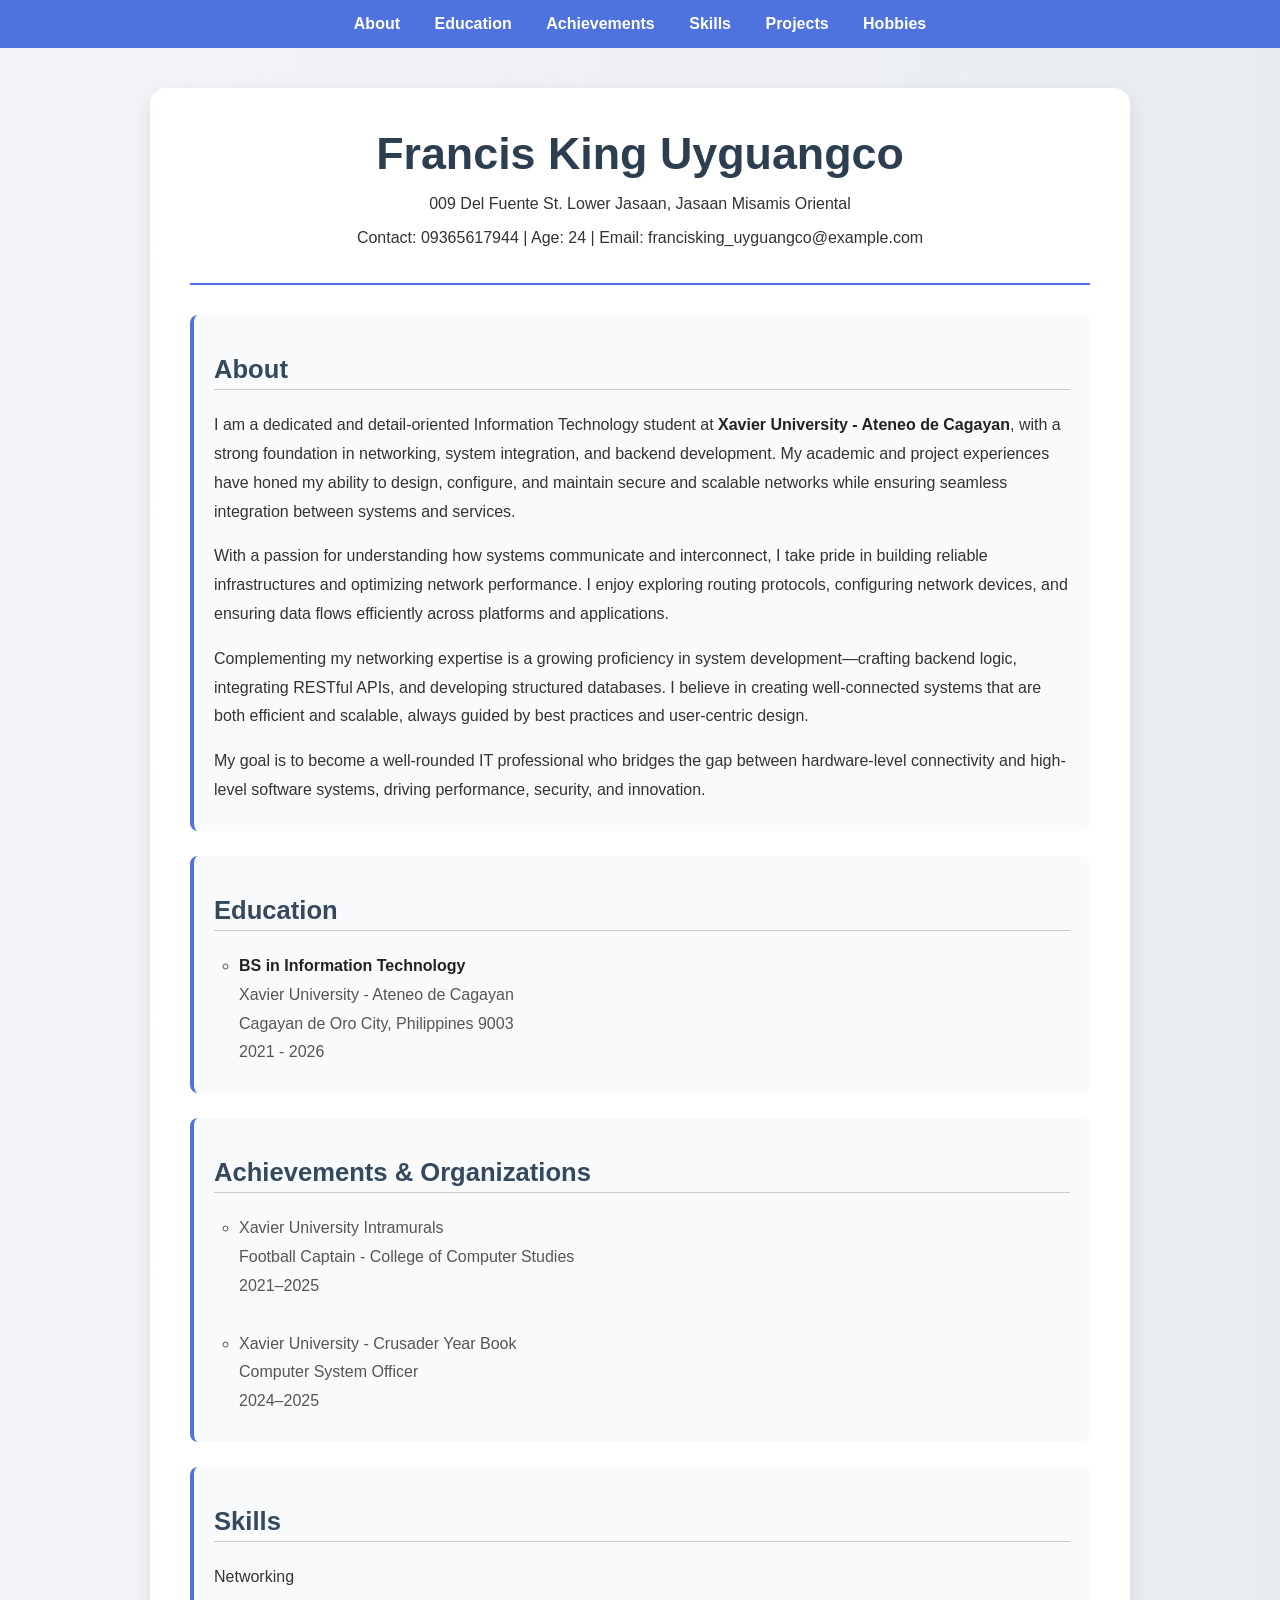
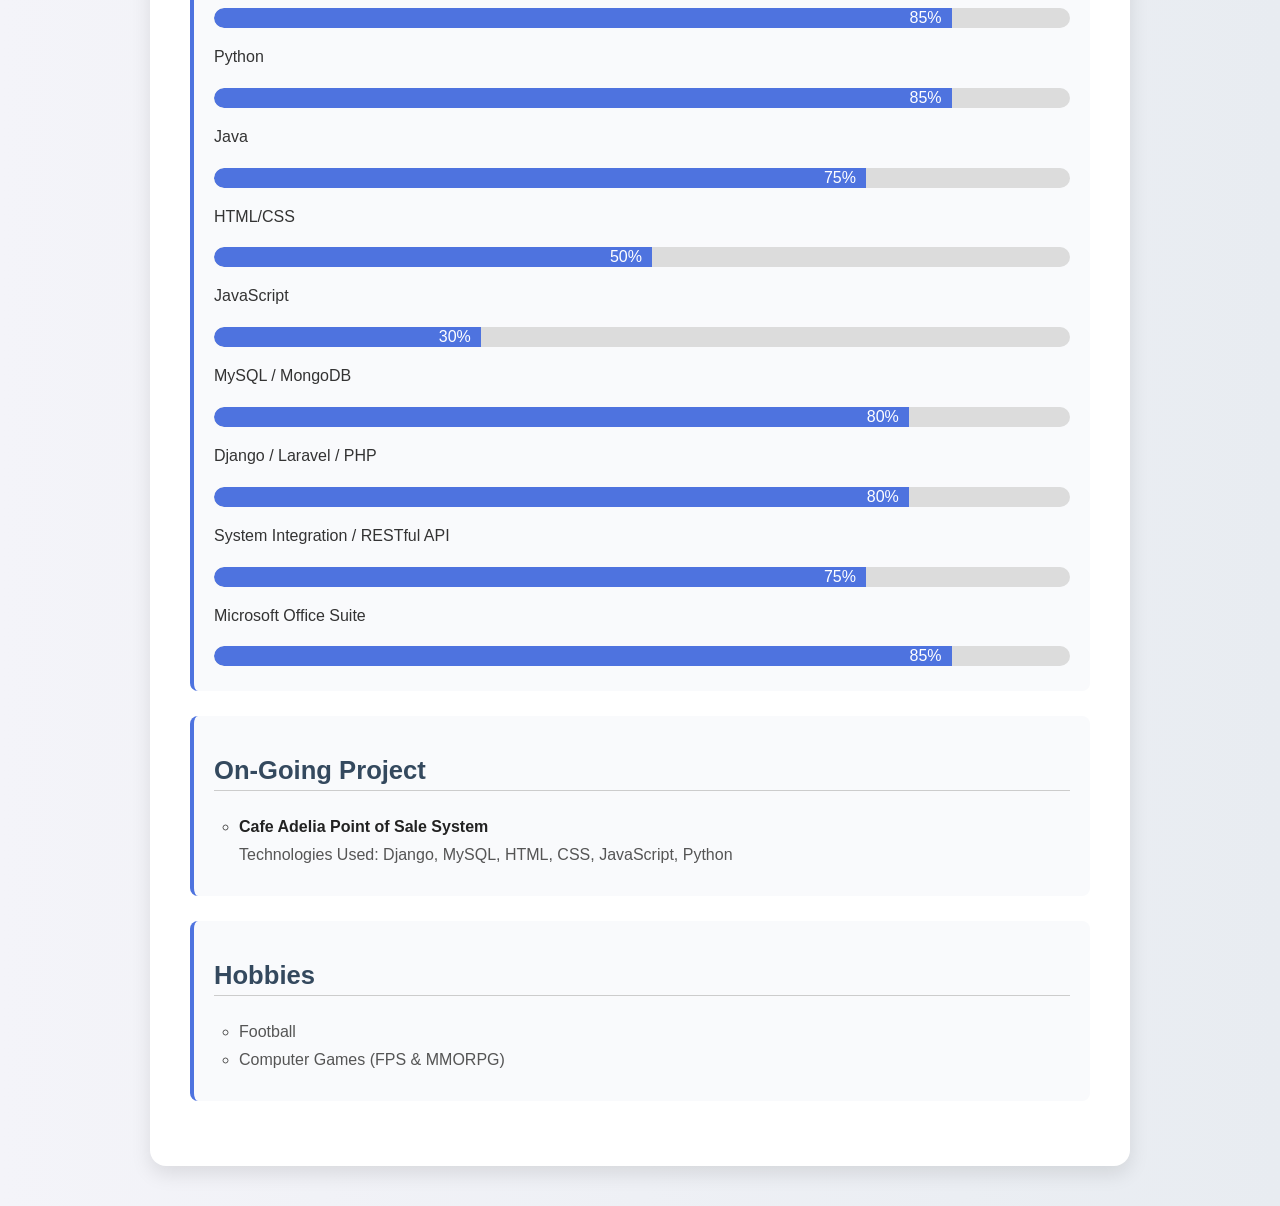
<file: index.html>
<!DOCTYPE html>
<html lang="en">
<head>
  <meta charset="UTF-8" />
  <meta name="viewport" content="width=device-width, initial-scale=1.0"/>
  <title>Francis King Uyguangco - Resume</title>
  <link rel="stylesheet" href="css/styles.css" />
</head>
<body>

  <nav>
    <a href="#about">About</a>
    <a href="#education">Education</a>
    <a href="#achievements">Achievements</a>
    <a href="#skills">Skills</a>
    <a href="#projects">Projects</a>
    <a href="#hobbies">Hobbies</a>
  </nav>

  <div class="resume-container">
    <header>
      <h1>Francis King Uyguangco</h1>
      <p>009 Del Fuente St. Lower Jasaan, Jasaan Misamis Oriental</p>
      <p>Contact: 09365617944 | Age: 24 | Email: francisking_uyguangco@example.com</p>
    </header>

    <section id="about">
        <h2>About</h2>
        <p>
          I am a dedicated and detail-oriented Information Technology student at <strong>Xavier University - Ateneo de Cagayan</strong>, with a strong foundation in networking, system integration, and backend development. My academic and project experiences have honed my ability to design, configure, and maintain secure and scalable networks while ensuring seamless integration between systems and services.
        </p>
        <p>
          With a passion for understanding how systems communicate and interconnect, I take pride in building reliable infrastructures and optimizing network performance. I enjoy exploring routing protocols, configuring network devices, and ensuring data flows efficiently across platforms and applications.
        </p>
        <p>
          Complementing my networking expertise is a growing proficiency in system development—crafting backend logic, integrating RESTful APIs, and developing structured databases. I believe in creating well-connected systems that are both efficient and scalable, always guided by best practices and user-centric design.
        </p>
        <p>
          My goal is to become a well-rounded IT professional who bridges the gap between hardware-level connectivity and high-level software systems, driving performance, security, and innovation.
        </p>
      </section>
      

    <section id="education">
      <h2>Education</h2>
      <ul>
        <li><strong>BS in Information Technology</strong><br/>Xavier University - Ateneo de Cagayan<br/>Cagayan de Oro City, Philippines 9003<br>2021 - 2026</li>
      </ul>
    </section>

    <section id="achievements">
      <h2>Achievements & Organizations</h2>
      <ul>
        <li>Xavier University Intramurals<br>Football Captain - College of Computer Studies<br>2021–2025</li><br>
        <li>Xavier University - Crusader Year Book<br>Computer System Officer<br>2024–2025</li>
      </ul>
    </section>

    <section id="skills">
      <h2>Skills</h2>

      <p>Networking</p>
      <div class="skill-bar"><div class="skill-fill" data-percent="85%">85%</div></div>

      <p>Python</p>
      <div class="skill-bar"><div class="skill-fill" data-percent="85%">85%</div></div>

      <p>Java</p>
      <div class="skill-bar"><div class="skill-fill" data-percent="75%">75%</div></div>

      <p>HTML/CSS</p>
      <div class="skill-bar"><div class="skill-fill" data-percent="50%">50%</div></div>

      <p>JavaScript</p>
      <div class="skill-bar"><div class="skill-fill" data-percent="30%">30%</div></div>

      <p>MySQL / MongoDB</p>
      <div class="skill-bar"><div class="skill-fill" data-percent="80%">80%</div></div>

      <p>Django / Laravel / PHP</p>
      <div class="skill-bar"><div class="skill-fill" data-percent="80%">80%</div></div>

      <p>System Integration / RESTful API</p>
      <div class="skill-bar"><div class="skill-fill" data-percent="75%">75%</div></div>

      <p>Microsoft Office Suite</p>
      <div class="skill-bar"><div class="skill-fill" data-percent="85%">85%</div></div>
    </section>

    <section id="projects">
      <h2>On-Going Project</h2>
      <ul>
        <li><strong>Cafe Adelia Point of Sale System</strong><br/>Technologies Used: Django, MySQL, HTML, CSS, JavaScript, Python</li>
      </ul>
    </section>

    <section id="hobbies">
      <h2>Hobbies</h2>
      <ul>
        <li>Football</li>
        <li>Computer Games (FPS & MMORPG)</li>
      </ul>
    </section>
  </div>

  <script>
    // Animate skill bars
    window.addEventListener('DOMContentLoaded', () => {
      const fills = document.querySelectorAll('.skill-fill');
      fills.forEach(bar => {
        const percent = bar.getAttribute('data-percent');
        setTimeout(() => {
          bar.style.width = percent;
        }, 200);
      });
    });
  </script>
</body>
</html>
</file>
<file: css/styles.css>
body {
  font-family: 'Segoe UI', Tahoma, Geneva, Verdana, sans-serif;
  background: linear-gradient(to right, #f4f4f9, #e8ecf1);
  margin: 0;
  padding: 0;
  color: #333;
  scroll-behavior: smooth;
}

nav {
  background-color: #4e73df;
  padding: 15px;
  text-align: center;
  position: sticky;
  top: 0;
  z-index: 1000;
}

nav a {
  color: white;
  margin: 0 15px;
  text-decoration: none;
  font-weight: bold;
  transition: color 0.3s;
}

nav a:hover {
  color: #dcdcdc;
}

.resume-container {
  max-width: 900px;
  margin: 40px auto;
  padding: 40px;
  background: #fff;
  box-shadow: 0 8px 20px rgba(0, 0, 0, 0.1);
  border-radius: 16px;
  transition: transform 0.3s ease;
}

.resume-container:hover {
  transform: scale(1.01);
}

header {
  text-align: center;
  border-bottom: 2px solid #4e73df;
  padding-bottom: 20px;
  margin-bottom: 30px;
  animation: fadeInDown 0.8s ease;
}

@keyframes fadeInDown {
  0% {
    opacity: 0;
    transform: translateY(-20px);
  }
  100% {
    opacity: 1;
    transform: translateY(0);
  }
}

h1 {
  margin: 0;
  font-size: 2.8em;
  color: #2c3e50;
}

h2 {
  color: #34495e;
  border-bottom: 1px solid #ccc;
  padding-bottom: 5px;
  margin-top: 30px;
  font-size: 1.6em;
  position: relative;
  animation: fadeInUp 1s ease;
}

@keyframes fadeInUp {
  0% {
    opacity: 0;
    transform: translateY(20px);
  }
  100% {
    opacity: 1;
    transform: translateY(0);
  }
}

ul {
  list-style: circle;
  padding-left: 25px;
  color: #555;
}

section p,
section ul {
  margin-top: 10px;
  line-height: 1.8;
  animation: fadeIn 1.2s ease;
}

@keyframes fadeIn {
  0% { opacity: 0; }
  100% { opacity: 1; }
}

strong {
  color: #222;
}

section {
  margin-bottom: 25px;
  padding: 10px 20px;
  border-left: 4px solid #4e73df;
  background-color: #f9fafc;
  border-radius: 8px;
  transition: background 0.3s ease;
}

section:hover {
  background-color: #eef1f7;
}

.skill-bar {
  background-color: #dcdcdc;
  border-radius: 20px;
  overflow: hidden;
  margin-top: 5px;
  margin-bottom: 15px;
}

.skill-fill {
  height: 20px;
  line-height: 20px;
  background-color: #4e73df;
  color: white;
  text-align: right;
  padding-right: 10px;
  border-radius: 20px 0 0 20px;
  width: 0;
  transition: width 1.5s ease-in-out;
}

@media (max-width: 600px) {
  .resume-container {
    padding: 20px;
  }

  h1 {
    font-size: 2em;
  }

  h2 {
    font-size: 1.3em;
  }

  nav a {
    display: block;
    margin: 10px 0;
  }
}
</file>
